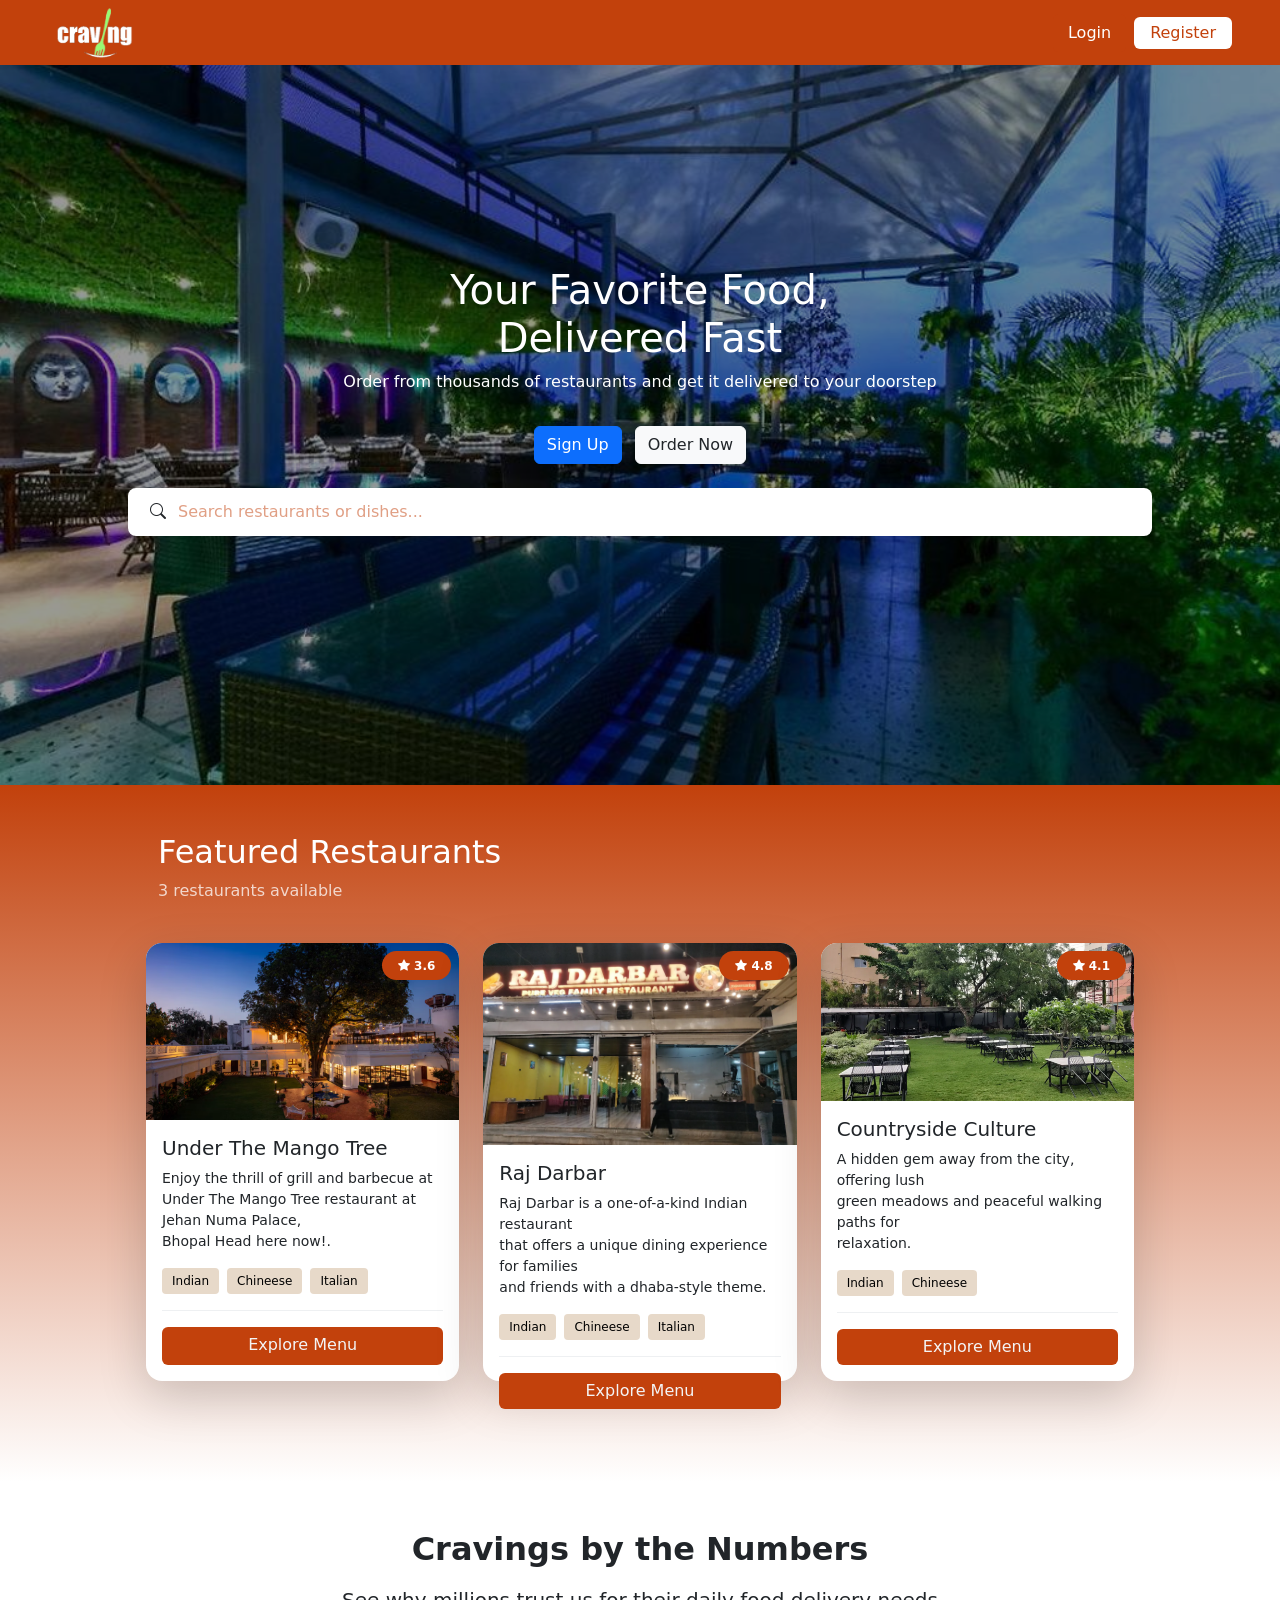
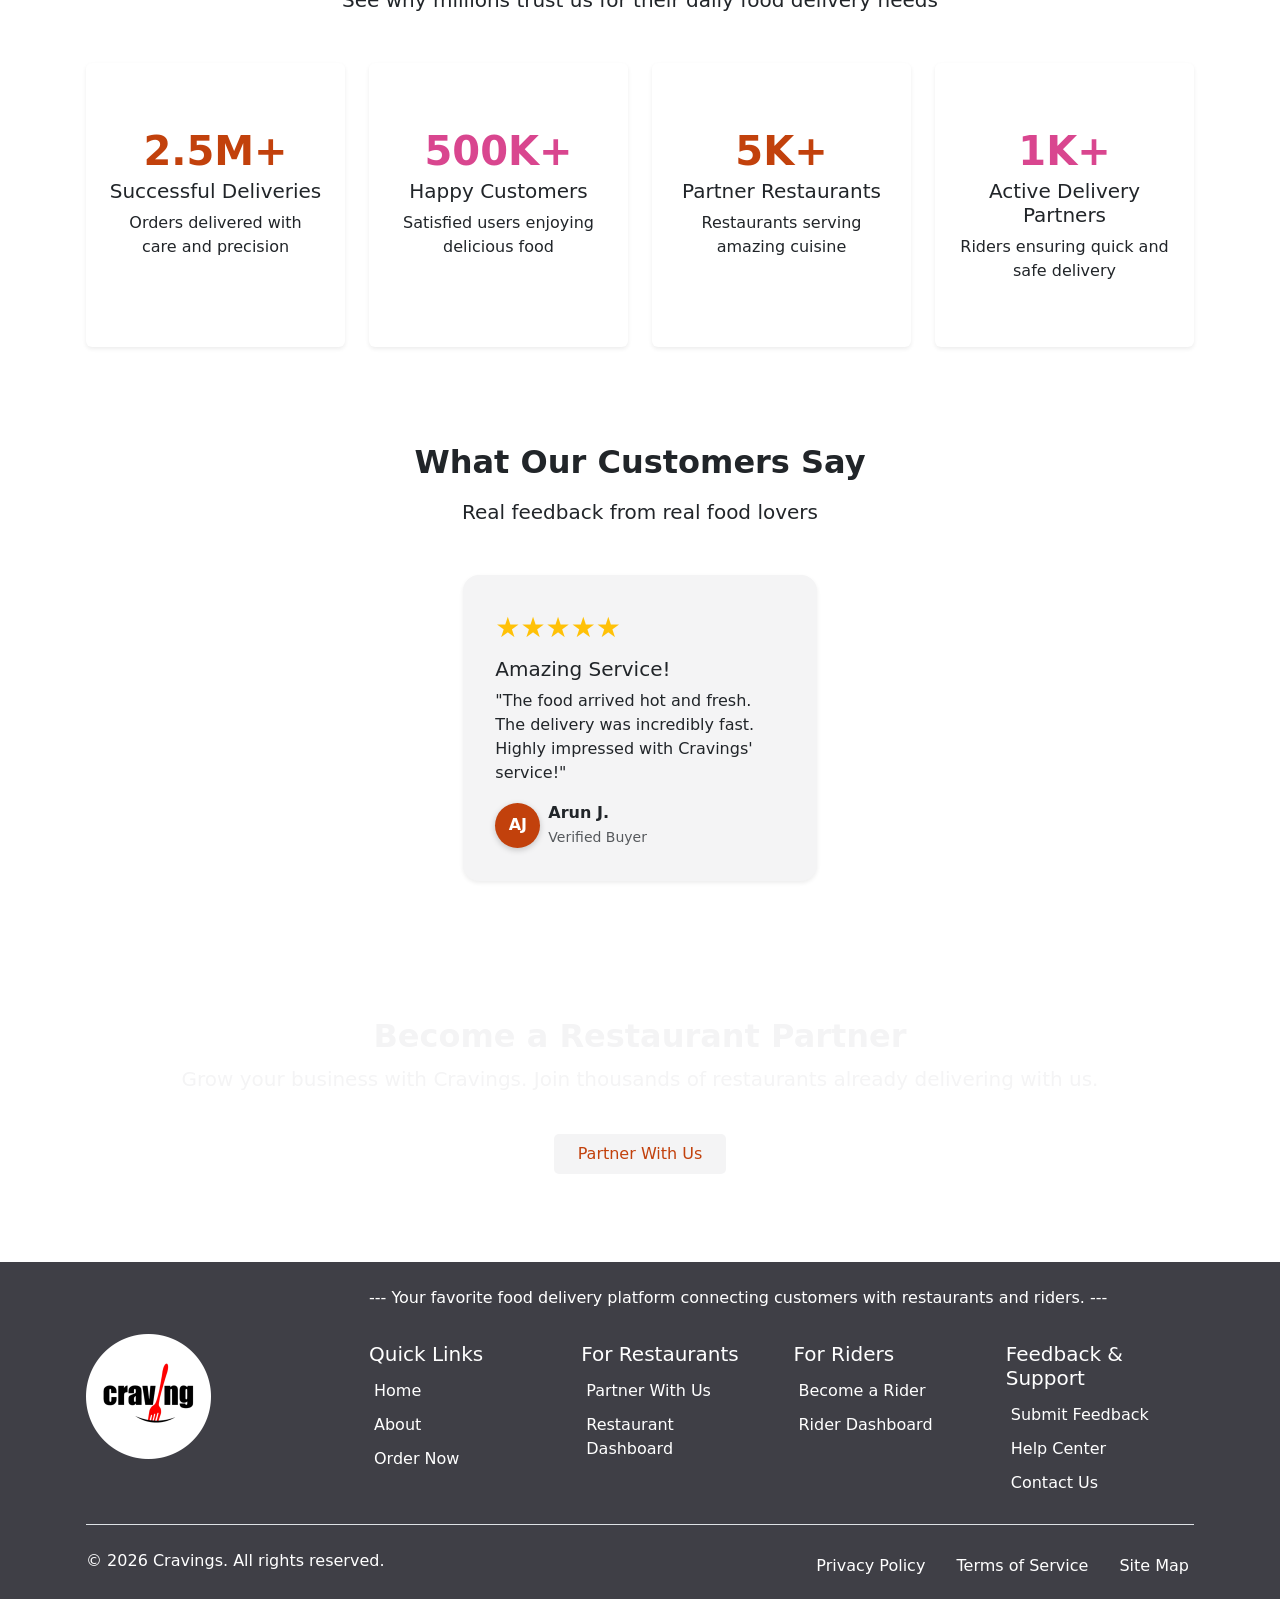
<file: index.html>
<!doctype html>
<html lang="en">
  <head>
    <meta charset="UTF-8" />
    <meta name="viewport" content="width=device-width, initial-scale=1" />
    <title>Cravings</title>
    <link
      href="https://cdn.jsdelivr.net/npm/bootstrap@5.3.2/dist/css/bootstrap.min.css"
      rel="stylesheet"
    />
    <link
      rel="stylesheet"
      href="https://cdn.jsdelivr.net/npm/bootstrap-icons@1.13.1/font/bootstrap-icons.min.css"
    />
    <link rel="stylesheet" href="style.css" />

     <link rel="icon" type="image/png" href="cravings2.png">
  </head>
  <body>
    <header
      id="navbar"
      class="d-flex justify-content-between align-items-center flex-wrap container-fluid px-5 py-1"
    >
      <div class="logoDiv ms-1">
        <a href="index.html">
          <img src="cravings1.png" alt="Logo" class="logo-img img-fluid" />
        </a>
      </div>

      <div class="d-flex gap-2 align-items-center mt-2 mt-md-0">
        <a href="login.html" class="login text-decoration-none">Login</a>
        <a
          href="register.html"
          class="register text-decoration-none py-1 px-3 text-center"
        >
          Register
        </a>
      </div>
    </header>

    <div
      id="wallpaper"
      class="position-relative overflow-hidden"
      style="height: 80vh"
    >
      <img
        src="images/bgImage2.png"
        class="d-block w-100 h-100 object-fit-cover dull-img"
        alt="Hero Image"
      />
      <div
        class="position-absolute top-0 start-0 w-100 h-100 d-flex flex-column justify-content-center align-items-center text-center text-white pb-5"
      >
        <h1>Your Favorite Food,<br />Delivered Fast</h1>
        <p>
          Order from thousands of restaurants and get it delivered to your
          doorstep
        </p>
        <div class="mt-3">
         <a href="register.html"> <button class="btn btn-primary me-2">Sign Up</button></a>

        <a href="ordernow.html" <button class="btn btn-light text-dark">Order Now</button></a>
        </div>
        <div class="search-bar-container mt-4 d-flex justify-content-center">
          <div
            class="search-inner d-flex align-items-center text-dark bg-white rounded px-3"
          >
            <i class="bi bi-search"></i>
            <input
              type="text"
              class="form-control border-0 shadow-none"
              placeholder="Search restaurants or dishes..."
            />
          </div>
        </div>
      </div>
    </div>

    <section id="imagecard" class="py-4 bg-dark">
      <div class="container px-3">
        <div class="text-center text-md-start mx-5 p-4">
          <h2 class="text-white mb-2">Featured Restaurants</h2>
          <p class="text-white opacity-75">3 restaurants available</p>
        </div>

        <div id="yellowbtn" class="row g-4 mx-5">
          <div class="col-12 col-sm-6 col-lg-4 d-flex">
            <div class="card shadow-lg border-0 position-relative rounded-4">
              <img
                src="./images/topViewRestr.avif"
                class="card-img-top rounded-top-4 img-fluid"
                alt="Raj Darbar"
              />
              <span
                class="position-absolute top-0 end-0 badge py-2 px-3 fw-bolder rounded-pill m-2"
              >
                <i class="bi bi-star-fill"></i> 3.6
              </span>
              <div class="card-body d-flex flex-column">
                <h5 class="card-title">Under The Mango Tree</h5>
                <p class="small">
                  Enjoy the thrill of grill and barbecue at Under The Mango Tree
                  restaurant at Jehan Numa Palace,<br />
                  Bhopal Head here now!.
                </p>
                <div class="d-flex gap-2 flex-wrap mb-3">
                  <button class="border-0 rounded-1">Indian</button>
                  <button class="border-0 rounded-1">Chineese</button>
                  <button class="border-0 rounded-1">Italian</button>
                </div>
                <div id="line" class="border-top opacity-50 mb-3"></div>
                <a href="#" class="btn btn-primary w-100 border-0 pb-2"
                  >Explore Menu</a
                >
              </div>
            </div>
          </div>
          <div class="col-12 col-sm-6 col-lg-4 d-flex">
            <div class="card shadow-lg border-0 position-relative rounded-4">
              <img
                src="./images/restraimg.webp"
                class="card-img-top rounded-top-4 img-fluid"
                alt="Raj Darbar"
              />
              <span
                class="position-absolute top-0 end-0 badge py-2 px-3 fw-bolder rounded-pill m-2"
              >
                <i class="bi bi-star-fill"></i> 4.8
              </span>
              <div class="card-body d-flex flex-column">
                <h5 class="card-title">Raj Darbar</h5>
                <p class="small flex-grow-1">
                  Raj Darbar is a one-of-a-kind Indian restaurant <br />
                  that offers a unique dining experience for families <br />
                  and friends with a dhaba-style theme.
                </p>
                <div class="d-flex gap-2 flex-wrap mb-2">
                  <button class="border-0 rounded-1">Indian</button>
                  <button class="border-0 rounded-1">Chineese</button>
                  <button class="border-0 rounded-1">Italian</button>
                </div>
                <div id="line" class="border-top my-2 opacity-50 pb-2"></div>
                <a href="#" class="btn btn-primary w-100 border-0"
                  >Explore Menu</a
                >
              </div>
            </div>
          </div>
          <div class="col-12 col-sm-6 col-lg-4 d-flex">
            <div class="card shadow-lg border-0 position-relative rounded-4">
              <img
                src="./images/seatingplaceImg.webp"
                class="card-img-top rounded-top-4 img-fluid"
                alt="Countryside Culture"
              />
              <span
                class="position-absolute top-0 end-0 badge py-2 px-3 fw-bolder rounded-pill m-2"
              >
                <i class="bi bi-star-fill"></i> 4.1
              </span>
              <div class="card-body d-flex flex-column">
                <h5 class="card-title">Countryside Culture</h5>
                <p class="small flex-grow-1">
                  A hidden gem away from the city, offering lush <br />
                  green meadows and peaceful walking paths for <br />
                  relaxation.
                </p>
                <div class="d-flex gap-2 flex-wrap mb-2">
                  <button class="border-0 rounded-1">Indian</button>
                  <button class="border-0 rounded-1">Chineese</button>
                </div>
                <div id="line" class="border-top my-2 opacity-50 pb-2"></div>
                <a href="#" class="btn btn-primary w-100 border-0"
                  >Explore Menu</a
                >
              </div>
            </div>
          </div>
        </div>
      </div>
    </section>

    <section class="section1">
      <div class="container py-5 rounded-4 w-100 w-md-75 px-3">
        <h2 class="text-center mb-3 fs-2 fw-bolder">Cravings by the Numbers</h2>
        <p class="text-center mb-5 fs-5">
          See why millions trust us for their daily food delivery needs
        </p>
        <div class="row g-4 justify-content-center border-0">
          <div class="col-12 col-sm-6 col-lg-3">
            <div class="card text-center shadow-sm h-100 bg-white border-0">
              <div class="card-body">
                <h3 class="card-title1 fs-1 fw-bolder mt-5">2.5M+</h3>
                <h5 class="card-subtitle mb-2">Successful Deliveries</h5>
                <p class="card-text">
                  Orders delivered with <br />care and precision
                </p>
              </div>
            </div>
          </div>
          <div class="col-12 col-sm-6 col-lg-3">
            <div class="card text-center shadow-sm h-100 bg-white border-0">
              <div class="card-body">
                <h3 class="coloring fs-1 fw-bolder mt-5">500K+</h3>
                <h5 class="card-subtitle mb-2">Happy Customers</h5>
                <p class="card-text">
                  Satisfied users enjoying <br />delicious food
                </p>
              </div>
            </div>
          </div>
          <div class="col-12 col-sm-6 col-lg-3">
            <div class="card text-center shadow-sm h-100 bg-white border-0">
              <div class="card-body">
                <h3
                  class="card-title1 fs-1 fw-bolder d-flex justify-content-center mt-5"
                >
                  5K+
                </h3>
                <h5 class="card-subtitle mb-2">Partner Restaurants</h5>
                <p class="card-text">
                  Restaurants serving <br />amazing cuisine
                </p>
              </div>
            </div>
          </div>
          <div class="col-12 col-sm-6 col-lg-3">
            <div
              class="card text-center shadow-sm h-100 bg-white py-5 border-0"
            >
              <div class="card-body">
                <h3 class="coloring fs-1 fw-bolder">1K+</h3>
                <h5 class="card-subtitle mb-2">Active Delivery Partners</h5>
                <p class="card-text">
                  Riders ensuring quick and <br />safe delivery
                </p>
              </div>
            </div>
          </div>
        </div>
      </div>
    </section>

    <section class="section2">
      <div class="container py-5 px-3">
        <h2 class="text-center mb-3 fs-2 fw-bolder">What Our Customers Say</h2>
        <p class="text-center mb-5 fs-5">Real feedback from real food lovers</p>
        <div id="startRating" class="row g-4 justify-content-center">
          <div class="col-12 col-sm-6 col-lg-4">
            <div class="card shadow-sm h-100 p-3 rounded-4 border-0">
              <div class="card-body text-start">
                <p class="text-warning fs-3 mb-2">★★★★★</p>
                <h5 class="card-title">Amazing Service!</h5>
                <p class="card-text">
                  "The food arrived hot and fresh. The delivery was incredibly
                  fast. Highly impressed with Cravings' service!"
                </p>
                <div class="d-flex align-items-center mt-3">
                  <div class="circle-avatar">AJ</div>
                  <div class="ms-2">
                    <p class="fw-bold mb-0">Arun J.</p>
                    <small class="text-muted">Verified Buyer</small>
                  </div>
                </div>
              </div>
            </div>
          </div>
        </div>
      </div>
    </section>

    <section id="beforefooter">
      <div
        class="d-flex justify-content-center h-100 align-items-center flex-column text-center mt-4 px-3 py-4"
      >
        <h2 class="fs-2 fw-bolder">Become a Restaurant Partner</h2>
        <p class="fs-5 w-100 col-12 col-md-8 col-lg-6">
          Grow your business with Cravings. Join thousands of restaurants
          already delivering with us.
        </p>
        <button type="submit" class="g-white mt-4 mb-4 px-4 py-2" id="withUs">
          Partner With Us
        </button>
      </div>
    </section>

    <footer class="footer text-white py-3">
      <div class="container px-3">
        <div class="row align-items-center mb-2">
          <div class="col-12 col-md-3 text-center text-md-start mb-3 mb-md-0">
            <img src="cravings2.png" alt="Logo" class="footer-logo img-fluid" />
          </div>
          <div class="col-12 col-md-9">
            <p class="footer-tagline mt-2 text-center text-md-start">
              --- Your favorite food delivery platform connecting customers with
              restaurants and riders. ---
            </p>
            <div class="row mt-1">
              <div class="col-6 col-md-3 mt-3">
                <h5>Quick Links</h5>
                <ul class="list-unstyled">
                  <li><a href="index.html" class="footer-link">Home</a></li>
                  <li><a href="about.html" class="footer-link">About</a></li>
                  <li>
                    <a href="ordernow.html" class="footer-link">Order Now</a>
                  </li>
                </ul>
              </div>
              <div class="col-6 col-md-3 mt-3">
                <h5>For Restaurants</h5>
                <ul class="list-unstyled">
                  <li>
                    <a href="partner-with-us.html" class="footer-link"
                      >Partner With Us</a
                    >
                  </li>
                  <li>
                    <a href="restaurantdashboard.html" class="footer-link"
                      >Restaurant Dashboard</a
                    >
                  </li>
                </ul>
              </div>
              <div class="col-6 col-md-3 mt-3">
                <h5>For Riders</h5>
                <ul class="list-unstyled">
                  <li>
                    <a href="become-a-rider.html" class="footer-link"
                      >Become a Rider</a
                    >
                  </li>
                  <li>
                    <a href="riderdashboard.html" class="footer-link"
                      >Rider Dashboard</a
                    >
                  </li>
                </ul>
              </div>
              <div class="col-6 col-md-3 mt-3">
                <h5>Feedback & Support</h5>
                <ul class="list-unstyled">
                  <li>
                    <a href="feedback.html" class="footer-link"
                      >Submit Feedback</a
                    >
                  </li>
                  <li>
                    <a href="help-center.html" class="footer-link"
                      >Help Center</a
                    >
                  </li>
                  <li>
                    <a href="contact.html" class="footer-link">Contact Us</a>
                  </li>
                </ul>
              </div>
            </div>
          </div>
        </div>
        <div class="border-bottom w-100 mb-4"></div>
        <div class="row text-center text-md-start">
          <div class="col-12 col-md-6 mb-2 mb-md-0">
            <p class="mb-0">© 2026 Cravings. All rights reserved.</p>
          </div>
          <div class="col-12 col-md-6 text-center text-md-end">
            <a href="privacy-policy.html" class="footer-link me-3"
              >Privacy Policy</a
            >
            <a href="./terms-of-servise.html" class="footer-link me-3"
              >Terms of Service</a
            >
            <a href="sitemap.html" class="footer-link">Site Map</a>
          </div>
        </div>
      </div>
    </footer>

    <script src="https://cdn.jsdelivr.net/npm/bootstrap@5.3.2/dist/js/bootstrap.bundle.min.js"></script>
  </body>
</html>
</file>
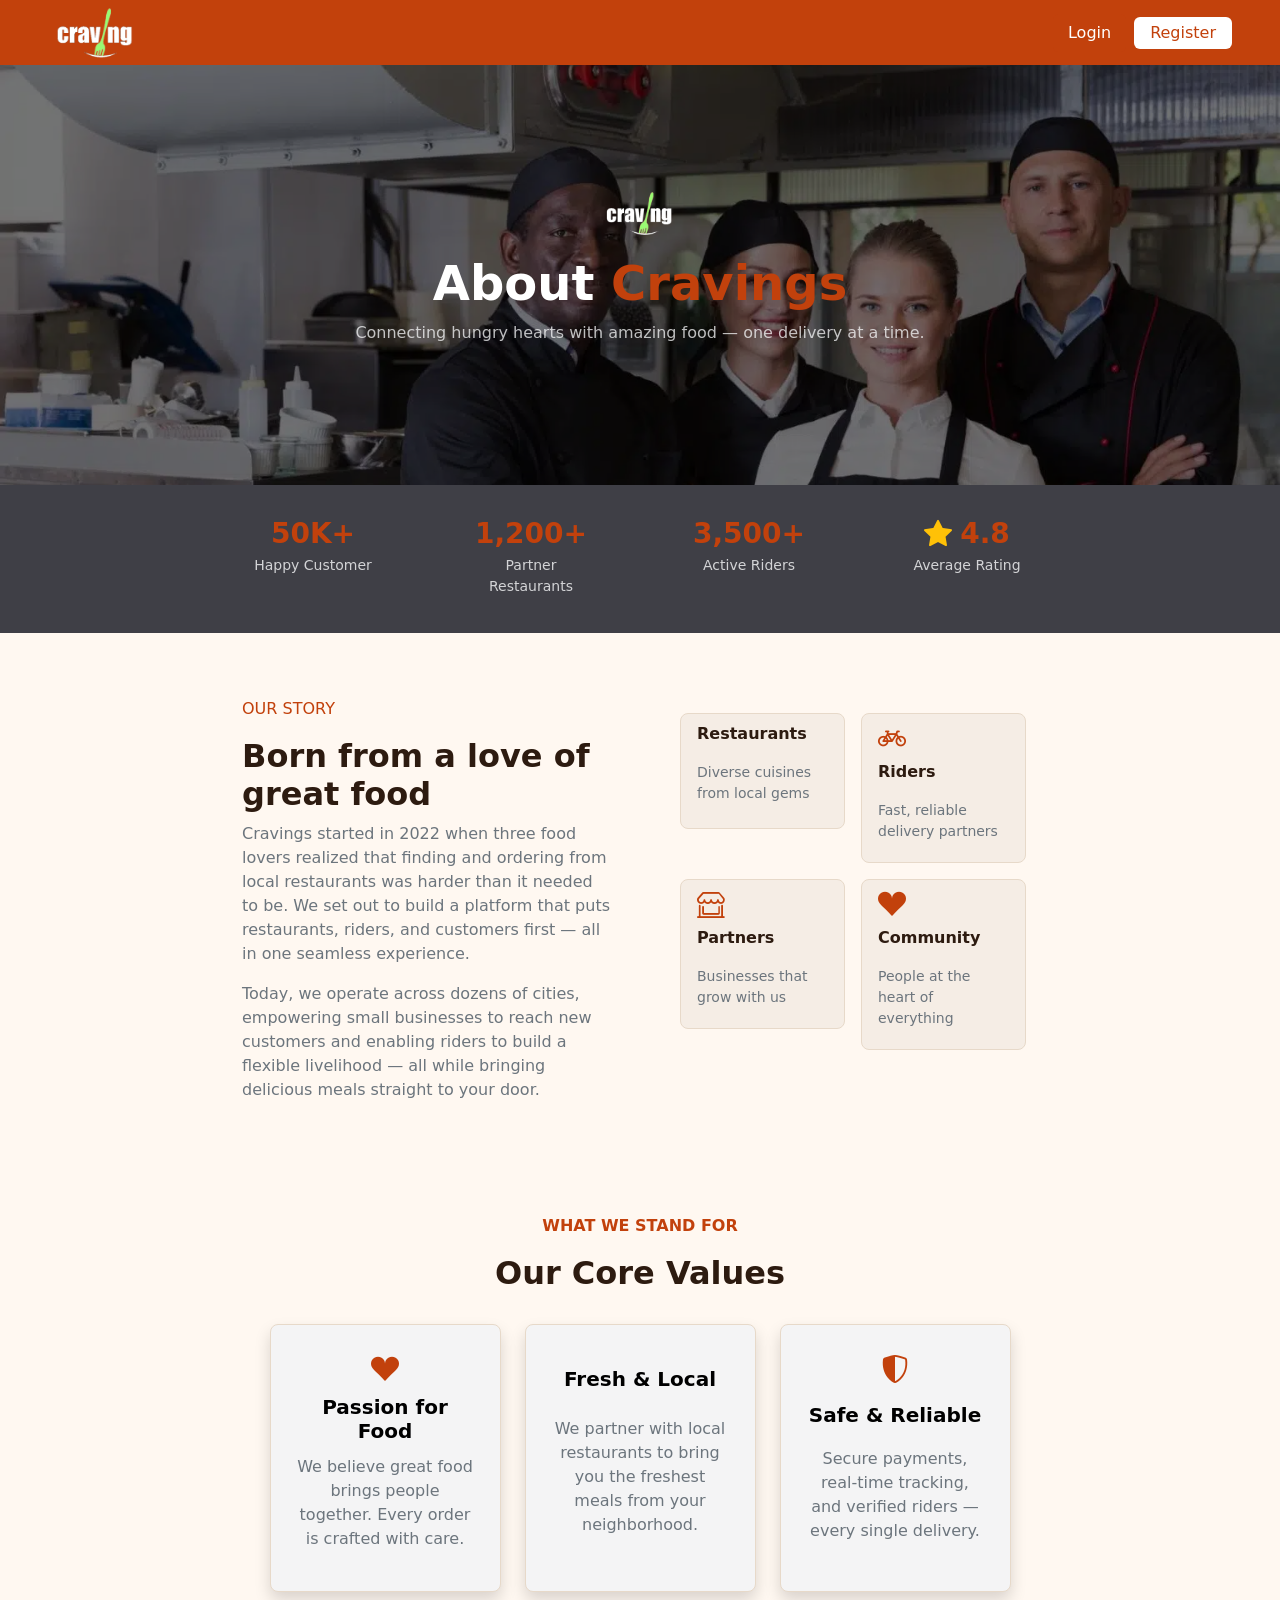
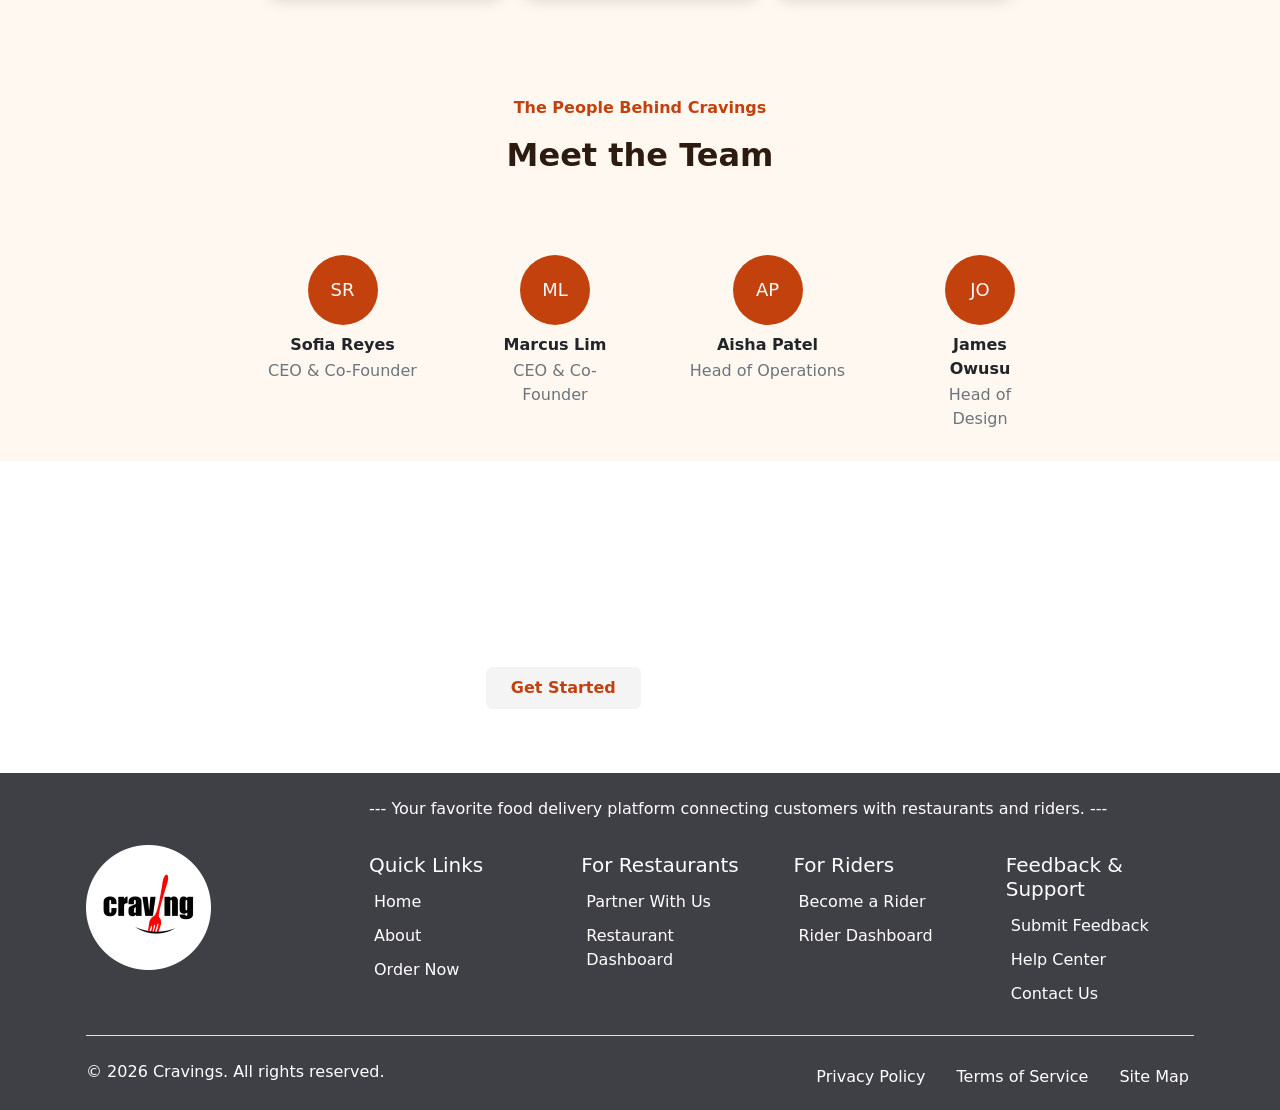
<file: about.html>
<!doctype html>
<html lang="en">
  <head>
    <meta charset="UTF-8" />
    <meta name="viewport" content="width=device-width, initial-scale=1" />
    <title>Cravings</title>
    <!-- Bootstrap CSS -->
    <link
      href="https://cdn.jsdelivr.net/npm/bootstrap@5.3.2/dist/css/bootstrap.min.css"
      rel="stylesheet"
    />
    <link
      rel="stylesheet"
      href="https://cdn.jsdelivr.net/npm/bootstrap-icons@1.13.1/font/bootstrap-icons.min.css"
    />
    <!-- External CSS -->
    <link rel="stylesheet" href="style.css" />
  </head>
  <body>
    <!-- Header -->
    <header
      id="navbar"
      class="d-flex justify-content-between align-items-center flex-wrap container-fluid px-5 py-1"
    >
      <!-- Logo -->
      <div class="logoDiv ms-1">
        <a href="index.html">
          <img src="cravings1.png" alt="Logo" class="logo-img img-fluid" />
        </a>
      </div>

      <!-- Buttons aligned right -->
      <div class="d-flex gap-2 align-items-center mt-2 mt-md-0">
        <a href="login.html" class="login text-decoration-none">Login</a>
        <a
          href="register.html"
          class="register text-decoration-none py-1 px-3 text-center"
        >
          Register
        </a>
      </div>
    </header>
    <main>
      <!-- Hero section -->
      <section>
        <div class="about-hersection">
          <div class="about-login-bg">
            <img
              src="./images/aboutPage.png"
              class="object-fit-cover about-dull-img"
            />
          </div>
          <div
            class="about-herocontent position-absolute d-grid w-50 justify-content-center text-center gap-2"
          >
            <div>
              <img src="cravings1.png" alt="Logo" />
            </div>
            <div>
              <h1 class="display-5 text-white fw-bold">
                About <span>Cravings</span>
              </h1>
              <p class="text-light opacity-75">
                Connecting hungry hearts with amazing food — one delivery at a
                time.
              </p>
            </div>
          </div>
        </div>
      </section>
      <!-- rating section -->
      <section class="about-rating px-3 pt-3 pb-2 border-0">
        <!-- Cards -->
        <div class="about-records container my-1">
          <div class="row mx-5 d-flex justify-content-center">
            <!-- Card 1 -->
            <div class="col-12 col-sm-6 mx-4 col-md-4 col-lg-2">
              <div class="d-grid py-2 px-2 text-center justify-items-center">
                <p class="fs-3 fw-bolder core-values m-0">50K+</p>
                <p class="text-light rating-des">Happy Customer</p>
              </div>
            </div>
            <!-- Card 2 -->
            <div class="col-12 col-sm-6 mx-4 col-md-4 col-lg-2">
              <div class="d-grid px-2 py-2 text-center justify-items-center">
                <p class="fs-3 fw-bolder core-values m-0">1,200+</p>
                <p class="text-light rating-des">Partner Restaurants</p>
              </div>
            </div>
            <!-- Card 3 -->
            <div class="col-12 col-sm-6 mx-4 col-md-4 col-lg-2">
              <div class="d-grid px-2 py-2 text-center justify-items-center">
                <p class="fs-3 fw-bolder core-values m-0">3,500+</p>
                <p class="text-light rating-des">Active Riders</p>
              </div>
            </div>
            <!-- Card 4 -->
            <div class="col-12 col-sm-6 mx-4 col-md-4 col-lg-2">
              <div class="d-grid px-2 py-2 text-center justify-items-center">
                <div class="d-flex justify-content-center gap-2">
                  <i class="bi bi-star-fill text-warning fs-3"></i>
                  <p class="fs-3 fw-bolder core-values m-0">4.8</p>
                </div>
                <p class="text-light rating-des">Average Rating</p>
              </div>
            </div>
          </div>
        </div>
      </section>
      <!-- Our Story -->
      <section class="our-story d-flex justify-content-center">
        <div class="container px-lg-5 px-md-1 m-lg-5 m-0 m-md-0">
          <div
            class="row mx-lg-5 mx-0 mx-md-0 px-lg-5 px-md-0 d-flex justify-content-center"
          >
            <div class="col-12 col-lg-6">
              <p class="core-values px-3 mb-3 mt-3 text-uppercase">Our story</p>
              <div class="px-3">
                <h2>Born from a love of great food</h2>
                <p class="text-secondary">
                  Cravings started in 2022 when three food lovers realized that
                  finding and ordering from local restaurants was harder than it
                  needed to be. We set out to build a platform that puts
                  restaurants, riders, and customers first — all in one seamless
                  experience.
                </p>
                <p class="text-secondary">
                  Today, we operate across dozens of cities, empowering small
                  businesses to reach new customers and enabling riders to build
                  a flexible livelihood — all while bringing delicious meals
                  straight to your door.
                </p>
              </div>
            </div>
            <div class="col-12 col-lg-6 px-1 mt-4">
              <div class="px-3">
                <div class="row px-lg-4 px-md-1">
                  <!-- Card 1 -->
                  <div class="col-12 col-lg-6 py-2 px-2">
                    <div class="px-3 py-2 our-facility rounded-3">
                      <i class="bi bi-fork-knife fs-3"></i>
                      <p class="fw-bold">Restaurants</p>
                      <p class="text-secondary our-story-description">
                        Diverse cuisines from local gems
                      </p>
                    </div>
                  </div>
                  <!-- Card 2 -->
                  <div class="col-12 col-lg-6 py-2 px-2">
                    <div class="px-3 py-1 our-facility rounded-3">
                      <i class="bi bi-bicycle fs-3"></i>
                      <p class="fw-bold">Riders</p>
                      <p class="text-secondary our-story-description">
                        Fast, reliable delivery partners
                      </p>
                    </div>
                  </div>
                  <!-- Card 3 -->
                  <div class="col-12 col-lg-6 py-2 px-2">
                    <div class="px-3 py-1 our-facility rounded-3">
                      <i class="bi bi-shop-window fs-3"></i>
                      <p class="fw-bold">Partners</p>
                      <p class="text-secondary our-story-description">
                        Businesses that grow with us
                      </p>
                    </div>
                  </div>
                  <!-- Card 4 -->
                  <div class="col-12 col-lg-6 py-2 px-2">
                    <div class="px-3 py-1 our-facility rounded-3">
                      <i class="bi bi-suit-heart-fill fs-3"></i>
                      <p class="fw-bold">Community</p>
                      <p class="text-secondary our-story-description">
                        People at the heart of everything
                      </p>
                    </div>
                  </div>
                </div>
              </div>
            </div>
          </div>
        </div>
      </section>
      <!-- Our Core Values -->
      <section class="details pt-5 pb-2" id="about-details">
        <!-- Heading -->
        <div class="trust text-center">
          <p class="core-values fw-semibold">WHAT WE STAND FOR</p>
          <h2 class="about-trust-content fw-bolder">Our Core Values</h2>
        </div>

        <!-- Cards -->
        <div class="records container">
          <div
            class="row mb-5 mt-2 g-4 mx-sm-0 mx-lg-5 mx-md-0 d-flex justify-content-center"
          >
            <!-- Card 1 -->
            <div class="col-12 col-sm-5 col-md-6 col-lg-3">
              <div
                class="about-record-cards d-grid place-items-center text-center gap-1 p-4 shadow rounded-3 h-100"
              >
                <i class="bi bi-suit-heart-fill fs-3 core-values"></i>
                <h3 class="fs-5 fw-semibold text-black">Passion for Food</h3>
                <p class="about-trust-description text-secondary">
                  We believe great food brings people together. Every order is
                  crafted with care.
                </p>
              </div>
            </div>

            <!-- Card 2 -->
            <div class="col-12 col-sm-5 col-md-6 col-lg-3">
              <div
                class="about-record-cards d-grid place-items-center text-center gap-1 p-4 shadow rounded-3 h-100"
              >
                <i class="bi bi-leaf-fill fs-3 core-values"></i>
                <h3 class="fs-5 fw-semibold text-black">Fresh & Local</h3>
                <p class="about-trust-description text-secondary">
                  We partner with local restaurants to bring you the freshest
                  meals from your neighborhood.
                </p>
              </div>
            </div>

            <!-- Card 3 -->
            <div class="col-12 col-sm-5 col-md-6 col-lg-3">
              <div
                class="about-record-cards d-grid place-items-center text-center gap-1 p-4 shadow rounded-3 h-100"
              >
                <i class="bi bi-shield-shaded fs-3 core-values"></i>
                <h3 class="fs-5 fw-semibold text-black">Safe & Reliable</h3>
                <p class="about-trust-description text-secondary">
                  Secure payments, real-time tracking, and verified riders —
                  every single delivery.
                </p>
              </div>
            </div>
          </div>
        </div>
      </section>
      <!-- Meet the team -->
      <section class="details pt-5 pb-1">
        <!-- Heading -->
        <div class="trust text-center">
          <p class="core-values fw-semibold">The People Behind Cravings</p>
          <h2 class="about-trust-content fw-bolder">Meet the Team</h2>
        </div>

        <!-- Cards -->
        <div class="about-records1 container">
          <div class="row mt-5 mb-3 g-4 mx-5 d-flex justify-content-center">
            <!-- Card 1 -->
            <div class="col-12 col-sm-6 col-md-4 col-lg-3">
              <div class="d-grid px-3 py-2 text-center justify-items-center">
                <div class="d-flex justify-content-center">
                  <h3
                    class="team-profile rounded-circle justify-content-center text-light d-flex align-items-center"
                  >
                    SR
                  </h3>
                </div>
                <div>
                  <p class="fw-bold">Sofia Reyes</p>
                  <p class="text-secondary">CEO & Co-Founder</p>
                </div>
              </div>
            </div>

            <!-- Card 2 -->
            <div class="col-12 col-sm-6 col-md-4 col-lg-2">
              <div class="d-grid px-3 py-2 text-center justify-items-center">
                <div class="d-flex justify-content-center">
                  <h3
                    class="team-profile rounded-circle justify-content-center text-light d-flex align-items-center"
                  >
                    ML
                  </h3>
                </div>
                <div>
                  <p class="fw-bold">Marcus Lim</p>
                  <p class="text-secondary">CEO & Co-Founder</p>
                </div>
              </div>
            </div>

            <!-- Card 3 -->
            <div class="col-12 col-sm-6 col-md-4 col-lg-3">
              <div class="d-grid px-3 py-2 text-center justify-items-center">
                <div class="d-flex justify-content-center">
                  <h3
                    class="team-profile rounded-circle justify-content-center text-light d-flex align-items-center"
                  >
                    AP
                  </h3>
                </div>
                <div>
                  <p class="fw-bold">Aisha Patel</p>
                  <p class="text-secondary">Head of Operations</p>
                </div>
              </div>
            </div>

            <!-- Card 4 -->
            <div class="col-12 col-sm-6 col-md-4 col-lg-2">
              <div
                class="d-grid px-3 mx-1 py-2 text-center justify-items-center"
              >
                <div class="d-flex justify-content-center">
                  <h3
                    class="team-profile rounded-circle justify-content-center text-light d-flex align-items-center"
                  >
                    JO
                  </h3>
                </div>
                <div>
                  <p class="fw-bold texs">James Owusu</p>
                  <p class="text-secondary">Head of Design</p>
                </div>
              </div>
            </div>
          </div>
        </div>
      </section>
      <!-- Become a partner -->
      <section class="partner py-5">
        <div class="partner-div d-grid gap-3 justify-content-center my-3">
          <h2 class="text-center fw-bold fs-2">
            Ready to satisfy your cravings?
          </h2>
          <p class="fs-6 partner-para text-center">
            Join thousands of happy customers ordering their favourite <br />
            meals every day.
          </p>
          <div class="d-flex justify-content-center gap-3 flex-wrap">
            <a href="" class="btn px-4 py-2" id="about-get-started"
              >Get Started</a
            >
            <a
              href="./contact.html"
              class="btn px-4 py-2 text-white"
              id="about-contact"
              >Contact Us</a
            >
          </div>
        </div>
      </section>
    </main>
    <footer class="footer text-white py-3">
      <div class="container px-3">
        <div class="row align-items-center mb-2">
          <div class="col-12 col-md-3 text-center text-md-start mb-3 mb-md-0">
            <img
              src="cravings2.png"
              alt="Logo"
              class="footer-logo img-fluid"
            />
          </div>

          <div class="col-12 col-md-9">
            <p class="footer-tagline mt-2 text-center text-md-start">
              --- Your favorite food delivery platform connecting customers with
              restaurants and riders. ---
            </p>

            <div class="row mt-1">
              <div class="col-6 col-md-3 mt-3">
                <h5>Quick Links</h5>
                <ul class="list-unstyled">
                  <li><a href="index.html" class="footer-link">Home</a></li>
                  <li><a href="about.html" class="footer-link">About</a></li>
                  <li>
                    <a href="ordernow.html" class="footer-link">Order Now</a>
                  </li>
                </ul>
              </div>

              <div class="col-6 col-md-3 mt-3">
                <h5>For Restaurants</h5>
                <ul class="list-unstyled">
                  <li>
                    <a href="partner-with-us.html" class="footer-link"
                      >Partner With Us</a
                    >
                  </li>
                  <li>
                    <a href="restaurantdashboard.html" class="footer-link"
                      >Restaurant Dashboard</a
                    >
                  </li>
                </ul>
              </div>

              <div class="col-6 col-md-3 mt-3">
                <h5>For Riders</h5>
                <ul class="list-unstyled">
                  <li>
                    <a href="become-a-rider.html" class="footer-link"
                      >Become a Rider</a
                    >
                  </li>
                  <li>
                    <a href="riderdashboard.html" class="footer-link"
                      >Rider Dashboard</a
                    >
                  </li>
                </ul>
              </div>

              <div class="col-6 col-md-3 mt-3">
                <h5>Feedback & Support</h5>
                <ul class="list-unstyled">
                  <li>
                    <a href="feedback.html" class="footer-link"
                      >Submit Feedback</a
                    >
                  </li>
                  <li>
                    <a href="help-center.html" class="footer-link"
                      >Help Center</a
                    >
                  </li>
                  <li>
                    <a href="contact.html" class="footer-link">Contact Us</a>
                  </li>
                </ul>
              </div>
            </div>
          </div>
        </div>

        <div class="border-bottom w-100 mb-4"></div>

        <div class="row text-center text-md-start">
          <div class="col-12 col-md-6 mb-2 mb-md-0">
            <p class="mb-0">© 2026 Cravings. All rights reserved.</p>
          </div>

          <div class="col-12 col-md-6 text-center text-md-end">
            <a href="privacy-policy.html" class="footer-link me-3"
              >Privacy Policy</a
            >
            <a href="./terms-of-servise.html" class="footer-link me-3"
              >Terms of Service</a
            >
            <a href="sitemap.html" class="footer-link">Site Map</a>
          </div>
        </div>
      </div>
    </footer>

    <!-- Bootstrap JS -->
    <script src="https://cdn.jsdelivr.net/npm/bootstrap@5.3.2/dist/js/bootstrap.bundle.min.js"></script>
  </body>
</html>
</file>
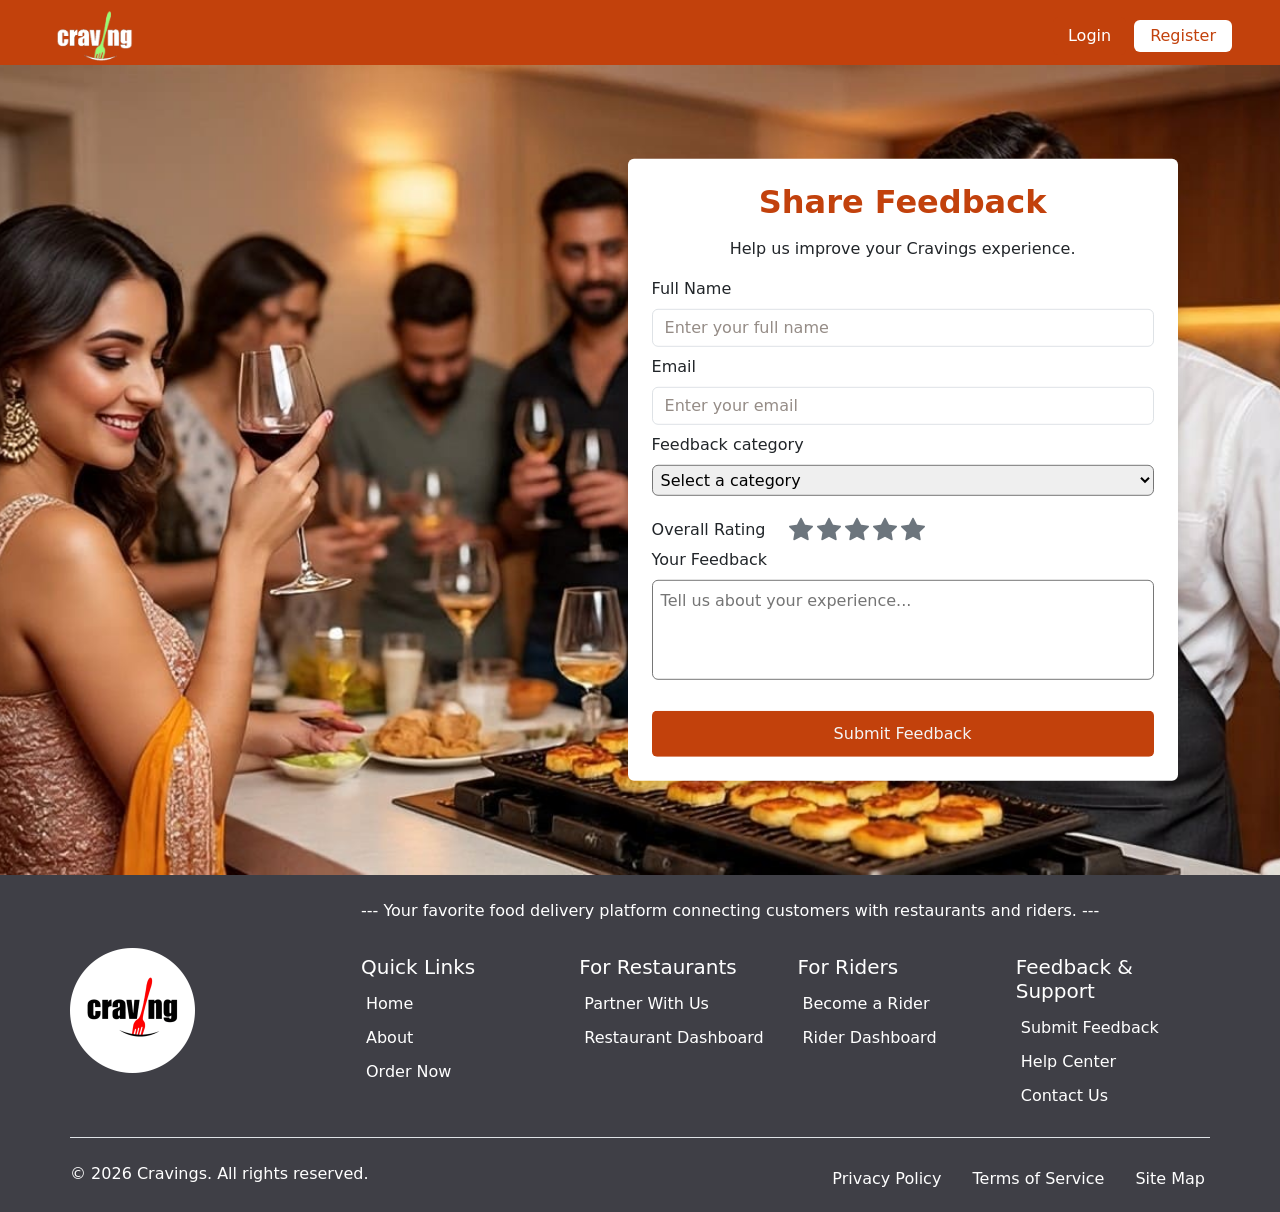
<file: feedback.html>
<!doctype html>
<html lang="en">
  <head>
    <meta charset="UTF-8" />
    <meta name="viewport" content="width=device-width, initial-scale=1.0" />
    <title>Cravings</title>
    <!-- Bootstrap CSS -->
    <link
      href="https://cdn.jsdelivr.net/npm/bootstrap@5.3.2/dist/css/bootstrap.min.css"
      rel="stylesheet"
    />
    <link
      rel="stylesheet"
      href="https://cdn.jsdelivr.net/npm/bootstrap-icons@1.13.1/font/bootstrap-icons.min.css"
    />
    <!-- External CSS -->
    <link rel="stylesheet" href="style.css" />

     <link rel="icon" type="image/png" href="cravings2.png">
  </head>

  <body>
    <!-- Header -->
    <header
      id="navbar"
      class="sticky-top d-flex justify-content-between align-items-center flex-wrap container-fluid px-5 py-2"
    >
      <!-- Logo -->
      <div class="logoDiv ms-1">
        <a href="index.html">
          <img src="cravings1.png" alt="Logo" class="logo-img img-fluid" />
        </a>
      </div>

      <!-- Buttons aligned right -->
      <div class="d-flex gap-2 align-items-center mt-2 mt-md-0">
        <a href="login.html" class="login text-decoration-none">Login</a>
        <a
          href="register.html"
          class="register text-decoration-none py-1 px-3 text-center"
        >
          Register
        </a>
      </div>
    </header>

    <!-- Hero Section -->
    <div class="hero-section position-relative">
      <img src="./images/FeedbackPage.jpeg" alt="foodTable" />

      <!-- Forms -->
      <div class="formss p-3 p-md-4 bg-white rounded shadow">
        <h2 class="text-center mb-3" id="wb">Share Feedback</h2>
        <p class="text-center">Help us improve your Cravings experience.</p>

        <form action="feedback.html">
          <div class="mb-3 w-100 d-grid gap-2 mt-3 fw-medium">
            <div class="d-grid gap-2">
              <label for="name">Full Name</label>
              <input
                type="text"
                class="form-control custom-input"
                placeholder="Enter your full name"
                required
              />
            </div>
            <div class="d-grid gap-2">
              <label for="email">Email</label>
              <input
                type="email"
                class="form-control custom-input"
                placeholder="Enter your email"
                required
              />
            </div>
            <div class="d-grid gap-2">
              <label for="feedback">Feedback category</label>
              <select class="p-1 rounded">
                <option value="category">Select a category</option>
                <option value="category">Food Quality</option>
                <option value="category">Delivery Experience</option>
                <option value="category">App & Website</option>
                <option value="category">Customer Support</option>
                <option value="category">Pricing & Value</option>
              </select>
            </div>
          </div>
          <div class="d-flex fw-medium gap-4 align-items-center">
            <span>Overall Rating </span>
            <small class="fs-4 d-flex gap-1 text-secondary"
              ><i class="bi bi-star-fill"></i><i class="bi bi-star-fill"></i
              ><i class="bi bi-star-fill"></i><i class="bi bi-star-fill"></i
              ><i class="bi bi-star-fill"></i
            ></small>
          </div>
          <label for="feedback" class="fw-medium border-0 pb-2">Your Feedback</label>
          <textarea
            name="textarea"
            class="w-100 rounded p-2 mb-4"
            placeholder="Tell us about your experience..."
          ></textarea>
          <button type="submit" class="regis btn w-100">Submit Feedback</button>
        </form>
      </div>
    </div>

    <!-- Footer -->
    <footer class="footer text-white py-3">
      <div class="container px-3 px-md-0">
        <div class="row align-items-center mb-2 text-center text-md-start">
          <div class="col-12 col-md-3 mb-3 mb-md-0">
            <img
              src="cravings2.png"
              alt="Logo"
              class="footer-logo img-fluid"
            />
          </div>

          <div class="col-12 col-md-9">
            <p class="footer-tagline mt-2">
              --- Your favorite food delivery platform connecting customers with
              restaurants and riders. ---
            </p>

            <div class="row mt-1">
              <div class="col-6 col-md-3 mt-3">
                <h5>Quick Links</h5>
                <ul class="list-unstyled">
                  <li><a href="index.html" class="footer-link">Home</a></li>
                  <li><a href="about.html" class="footer-link">About</a></li>
                  <li>
                    <a href="ordernow.html" class="footer-link">Order Now</a>
                  </li>
                </ul>
              </div>

              <div class="col-6 col-md-3 mt-3">
                <h5>For Restaurants</h5>
                <ul class="list-unstyled">
                  <li>
                    <a href="partner-with-us.html" class="footer-link"
                      >Partner With Us</a
                    >
                  </li>
                  <li>
                    <a href="restaurantdashboard.html" class="footer-link"
                      >Restaurant Dashboard</a
                    >
                  </li>
                </ul>
              </div>

              <div class="col-6 col-md-3 mt-3">
                <h5>For Riders</h5>
                <ul class="list-unstyled">
                  <li>
                    <a href="become-a-rider.html" class="footer-link"
                      >Become a Rider</a
                    >
                  </li>
                  <li>
                    <a href="riderdashboard.html" class="footer-link"
                      >Rider Dashboard</a
                    >
                  </li>
                </ul>
              </div>

              <div class="col-6 col-md-3 mt-3">
                <h5>Feedback & Support</h5>
                <ul class="list-unstyled">
                  <li>
                    <a href="feedback.html" class="footer-link"
                      >Submit Feedback</a
                    >
                  </li>
                  <li>
                    <a href="help-center.html" class="footer-link"
                      >Help Center</a
                    >
                  </li>
                  <li>
                    <a href="contact.html" class="footer-link">Contact Us</a>
                  </li>
                </ul>
              </div>
            </div>
          </div>
        </div>

        <div class="border-bottom w-100 mb-4"></div>

        <div class="row text-center text-md-start">
          <div class="col-12 col-md-6 mb-2 mb-md-0">
            <p class="mb-0">© 2026 Cravings. All rights reserved.</p>
          </div>

          <div class="col-12 col-md-6 text-md-end">
            <a href="privacy-policy.html" class="footer-link me-2 me-md-3"
              >Privacy Policy</a
            >
            <a href="./terms-of-servise.html" class="footer-link me-2 me-md-3"
              >Terms of Service</a
            >
            <a href="sitemap.html" class="footer-link">Site Map</a>
          </div>
        </div>
      </div>
    </footer>

    <!-- Bootstrap JS -->
    <script src="https://cdn.jsdelivr.net/npm/bootstrap@5.3.2/dist/js/bootstrap.bundle.min.js"></script>
  </body>
</html>
</file>
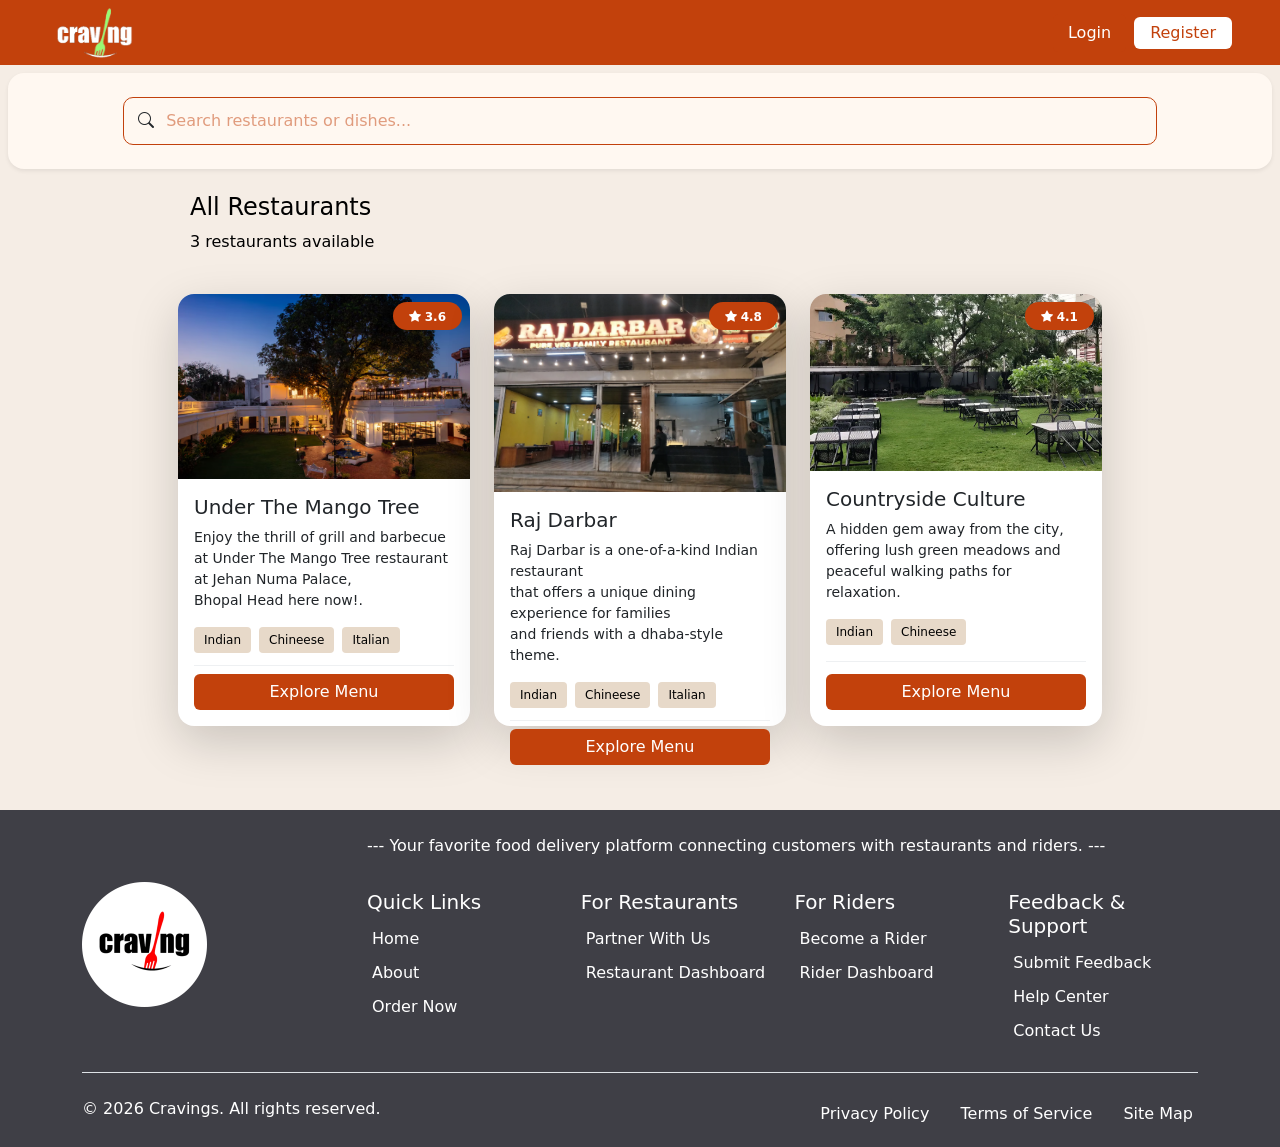
<file: ordernow.html>
<!doctype html>
<html lang="en">
  <head>
    <meta charset="UTF-8" />
    <meta name="viewport" content="width=device-width, initial-scale=1.0" />
    <title>Cravings</title>
    <!-- Bootstrap CSS -->
    <link
      href="https://cdn.jsdelivr.net/npm/bootstrap@5.3.2/dist/css/bootstrap.min.css"
      rel="stylesheet"
    />
    <link
      rel="stylesheet"
      href="https://cdn.jsdelivr.net/npm/bootstrap-icons@1.13.1/font/bootstrap-icons.min.css"
    />
    <!-- External CSS -->
    <link rel="stylesheet" href="style.css" />

     <link rel="icon" type="image/png" href="cravings2.png">
  </head>
  <body>
    <!-- Header -->
    <header
      id="navbar"
      class="d-flex justify-content-between align-items-center flex-wrap container-fluid px-5 py-1"
    >
      <!-- Logo -->
      <div class="logoDiv ms-1">
        <a href="index.html">
          <img src="cravings1.png" alt="Logo" class="logo-img img-fluid" />
        </a>
      </div>

      <!-- Buttons aligned right -->
      <div class="d-flex gap-2 align-items-center mt-2 mt-md-0">
        <a href="login.html" class="login text-decoration-none">Login</a>
        <a
          href="register.html"
          class="register text-decoration-none py-1 px-3 text-center"
        >
          Register
        </a>
      </div>
    </header>

    <!-- Hero Section -->
    <section id="restraCard" class="py-2">
      <!-- input section -->
      <div
        id="restra-Div"
        class="mx-2 shadow-sm d-flex align-items-center justify-content-center rounded-4 p-4"
      >
        <div class="containerNav d-flex justify-content-center align-items-center">
          <div class="search-inner d-flex align-items-center">
            <i class="bi bi-search"></i>
            <input
              type="text"
              class="form-control border-0 shadow-none"
              placeholder="Search restaurants or dishes..."
            />
          </div>
        </div>
      </div>
      <div class="container px-5">
        <!-- Heading -->
        <div class="text-center text-md-start mx-5 p-4">
          <h4 class="text-black mb-2">All Restaurants</h4>
          <p class="text-black">3 restaurants available</p>
        </div>

        <!-- Cards -->
        <div id="yellowbtn" class="row g-4 mx-5">
          <!-- Card 1 -->
          <div class="col-12 col-sm-6 col-lg-4 d-flex">
            <div class="card shadow-lg border-0 position-relative rounded-4">
              <img
                src="./images/topViewRestr.avif"
                class="card-img-top rounded-top-4 img-fluid"
                alt="Raj Darbar"
              />

              <span
                class="position-absolute top-0 end-0 badge py-2 px-3 fw-bolder rounded-pill m-2"
              >
                <i class="bi bi-star-fill"></i> 3.6
              </span>

              <div class="card-body d-flex flex-column">
                <h5 class="card-title">Under The Mango Tree</h5>
                <p class="small">
                  Enjoy the thrill of grill and barbecue at Under The Mango Tree
                  restaurant at Jehan Numa Palace,<br />
                  Bhopal Head here now!.
                </p>

                <div class="d-flex gap-2 flex-wrap pb-2">
                  <button class="border-0 rounded-1">Indian</button>
                  <button class="border-0 rounded-1">Chineese</button>
                  <button class="border-0 rounded-1">Italian</button>
                </div>

                <div id="line" class="border-top my-1 opacity-50 pt-1"></div>

                <a href="#" class="btn btn-primary w-100 border-0">
                  Explore Menu
                </a>
              </div>
            </div>
          </div>
          <!-- Card 2 -->
          <div class="col-12 col-sm-6 col-lg-4 d-flex">
            <div class="card shadow-lg border-0 position-relative rounded-4">
              <img
                src="./images/restraimg.webp"
                class="card-img-top rounded-top-4 img-fluid"
                alt="Raj Darbar"
              />

              <span
                class="position-absolute top-0 end-0 badge py-2 px-3 fw-bolder rounded-pill m-2"
              >
                <i class="bi bi-star-fill"></i> 4.8
              </span>

              <div class="card-body d-flex flex-column">
                <h5 class="card-title">Raj Darbar</h5>
                <p class="small flex-grow-1">
                  Raj Darbar is a one-of-a-kind Indian restaurant <br />
                  that offers a unique dining experience for families <br />
                  and friends with a dhaba-style theme.
                </p>

                <div class="d-flex gap-2 flex-wrap pb-2">
                  <button class="border-0 rounded-1">Indian</button>
                  <button class="border-0 rounded-1">Chineese</button>
                  <button class="border-0 rounded-1">Italian</button>
                </div>

                <div id="line" class="border-top my-1 opacity-50 pt-1"></div>

                <a href="#" class="btn btn-primary w-100 border-0">
                  Explore Menu
                </a>
              </div>
            </div>
          </div>
          <!-- Card 3 -->
          <div class="col-12 col-sm-6 col-lg-4 d-flex">
            <div class="card shadow-lg border-0 position-relative rounded-4">
              <img
                src="./images/seatingplaceImg.webp"
                class="card-img-top rounded-top-4 img-fluid"
                alt="Countryside Culture"
              />

              <span
                class="position-absolute top-0 end-0 badge py-2 px-3 fw-bolder rounded-pill m-2"
              >
                <i class="bi bi-star-fill"></i> 4.1
              </span>

              <div class="card-body d-flex flex-column">
                <h5 class="card-title">Countryside Culture</h5>
                <p class="small flex-grow-1">
                  A hidden gem away from the city, offering lush green meadows
                  and peaceful walking paths for relaxation.
                </p>

                <div class="d-flex gap-2 flex-wrap pb-2">
                  <button class="border-0 rounded-1">Indian</button>
                  <button class="border-0 rounded-1">Chineese</button>
                </div>

                <div id="line" class="border-top my-2 opacity-50 pt-1"></div>

                <a href="#" class="btn btn-primary w-100 border-0">
                  Explore Menu
                </a>
              </div>
            </div>
          </div>
        </div>
      </div>
    </section>

    <!-- Footer -->
    <footer class="footer text-white py-3">
      <div class="container">
        <div class="row align-items-center mb-2">
          <div class="col-md-3 text-center text-md-start">
            <img src="cravings2.png" alt="Logo" class="footer-logo" />
          </div>
          <div class="col-md-9">
            <p class="footer-tagline mt-2">
              --- Your favorite food delivery platform connecting customers with
              restaurants and riders. ---
            </p>
            <div class="row mt-1">
              <div class="col-6 col-md-3 mt-3">
                <h5>Quick Links</h5>
                <ul class="list-unstyled">
                  <li><a href="index.html" class="footer-link">Home</a></li>
                  <li><a href="about.html" class="footer-link">About</a></li>
                  <li>
                    <a href="ordernow.html" class="footer-link">Order Now</a>
                  </li>
                </ul>
              </div>
              <div class="col-6 col-md-3 mt-3">
                <h5>For Restaurants</h5>
                <ul class="list-unstyled">
                  <li>
                    <a href="partner-with-us.html" class="footer-link"
                      >Partner With Us</a
                    >
                  </li>
                  <li>
                    <a href="restaurantdashboard.html" class="footer-link"
                      >Restaurant Dashboard</a
                    >
                  </li>
                </ul>
              </div>
              <div class="col-6 col-md-3 mt-3">
                <h5>For Riders</h5>
                <ul class="list-unstyled">
                  <li>
                    <a href="become-a-rider.html" class="footer-link"
                      >Become a Rider</a
                    >
                  </li>
                  <li>
                    <a href="riderdashboard.html" class="footer-link"
                      >Rider Dashboard</a
                    >
                  </li>
                </ul>
              </div>
              <div class="col-6 col-md-3 mt-3">
                <h5>Feedback & Support</h5>
                <ul class="list-unstyled">
                  <li>
                    <a href="feedback.html" class="footer-link"
                      >Submit Feedback</a
                    >
                  </li>
                  <li>
                    <a href="help-center.html" class="footer-link"
                      >Help Center</a
                    >
                  </li>
                  <li>
                    <a href="contact.html" class="footer-link">Contact Us</a>
                  </li>
                </ul>
              </div>
            </div>
          </div>
        </div>

        <div class="border-bottom w-100 mb-4"></div>

        <div class="row">
          <div class="col-md-6 text-center text-md-start">
            <p class="mb-0">© 2026 Cravings. All rights reserved.</p>
          </div>
          <div class="col-md-6 text-center text-md-end">
            <a href="privacy-policy.html" class="footer-link me-3"
              >Privacy Policy</a
            >
            <a href="./terms-of-servise.html" class="footer-link me-3"
              >Terms of Service</a
            >
            <a href="sitemap.html" class="footer-link">Site Map</a>
          </div>
        </div>
      </div>
    </footer>

    <!-- Bootstrap JS -->
    <script src="https://cdn.jsdelivr.net/npm/bootstrap@5.3.2/dist/js/bootstrap.bundle.min.js"></script>
  </body>
</html>
</file>
<file: style.css>
:root {
  --color-primary: #c2410c;
  --color-primary-content: #ffffff;
  --color-secondary: #6b7280;
  --color-neutral: #3f3f46;
  --color-neutral-content: #f4f4f5;
  --color-base-100: #fff8f1;
  --color-base-200: #f5ede5;
  --color-base-300: #e7d9c9;
  --color-base-content: #2d1b10;
  --color-error: #ef4444;
  --color-success: #22c55e;
  --color-pink: #d9468f;
  --color-lightdark: #18160d;
}

/* Navbar */
#navbar {
  position: sticky;
  z-index: 999;
  top: 0;
  left: 0;
  height: 65px;
  background-color: var(--color-primary);
  padding: 4px 48px;
}

/* Logo */
.logo-img {
  width: 86px;
  height: 55px;
}

/* Login button */
.login {
  padding: 6px 14px;
  background-color: var(--color-primary);
  border: 1px solid transparent;
  border-radius: 5px;
  color: var(--color-primary-content);
  transition:
    background-color 0.3s ease,
    color 0.3s ease;
}

.login:hover {
  color: var(--color-primary-content);
  border: 1px solid var(--color-neutral-content);
}

/* Register */
.register {
  background-color: var(--color-primary-content);
  color: var(--color-primary);
  border-radius: 6px;
  border: none;
  transition:
    background-color 0.3s ease,
    color 0.3s ease;
}

.register:hover {
  background-color: var(--color-primary);
  color: var(--color-primary-content);
  border: 1px solid var(--color-primary-content);
}

#wallpaper {
  height: 85vh;
}

.carousel-img {
  height: 100vh;
  object-fit: cover;
}

.dull-img {
  filter: brightness(60%);
}

/* Center caption vertically */
.carousel-caption {
  top: 0;

  bottom: 0;
}

/* Responsive text */
.carousel-caption h1 {
  font-size: clamp(1.5rem, 3vw, 3.5rem);
  font-weight: bold;
}

.carousel-caption p {
  font-size: clamp(1rem, 2.5vw, 1.25rem);
}

/* Buttons inside carousel caption */
.carousel-caption .btn {
  padding: 10px 20px;
  font-size: 1rem;
}

.carousel-caption .btn-primary {
  background-color: var(--color-primary);
  border: none;
  color: var(--color-primary-content);
  border-radius: 5px;
  transition:
    background-color 0.3s ease,
    color 0.3s ease;
}

/* Container: 80% width, centered */
.search-bar-container {
  width: 80%;
  /* margin: 0 auto; */
  height: 7%;
  background-color: var(--color-primary-content);
  border-radius: 8px;
  /* margin-top: 2px; */
  padding: 10px 6px;
}

/* Inner box */
.search-inner {
  width: 100%;
  display: flex;
  align-items: center;
  border-radius: 8px;
  padding: 0px 8px;
}

/* Input styling */
.search-inner input {
  flex: 1;
  font-size: 1rem;
  background: transparent !important;
  outline: none;
}

.form-control::placeholder {
  color: var(--color-primary);
  opacity: 0.5;
}

#imagecard {
  background: linear-gradient(
    180deg,
    var(--color-primary),
    var(--color-primary-content)
  );
}

.section1 {
  background: linear-gradient(var(--color-base-100));
}

.section2 {
  background: linear-gradient(var(--color-primary-content));
}

.card-title1 {
  color: var(--color-primary);
}

.coloring {
  color: var(--color-pink);
}

#imagecard {
  a {
    color: var(--color-neutral-content);
    background-color: var(--color-primary);
  }

  a:hover {
    background-color: var(--color-primary);
  }

  #line {
    color: var(--color-base-300);
  }
}

#yellowbtn {
  span {
    background-color: var(--color-primary);
  }

  button {
    background-color: #e7d9c9;
  }
}

#startRating {
  div {
    div {
      background-color: var(--color-neutral-content);
    }

    .circle-avatar {
      background-color: var(--color-primary);
      color: var(--color-primary-content);
      font-weight: bold;
      width: 45px;
      height: 45px;
      border-radius: 50%;
      display: flex;
      align-items: center;
      justify-content: center;
      font-size: 1rem;
      box-shadow: 0 2px 6px rgba(0, 0, 0, 0.2);
    }

    .circle-avatar1 {
      background-color: var(--color-pink);
      color: var(--color-primary-content);
      font-weight: bold;
      width: 45px;
      height: 45px;
      border-radius: 50%;
      display: flex;
      align-items: center;
      justify-content: center;
      font-size: 1rem;
      box-shadow: 0 2px 6px rgba(0, 0, 0, 0.2);
    }
  }
}

@media (max-width: 576px) {
  .circle-avatar {
    width: 40px;
    height: 40px;
    font-size: 0.9rem;
  }
}

#beforefooter {
  background: linear-gradient(var(--color-primary));
  color: var(--color-neutral-content);
  padding: 40px 20px;
}

#withUs {
  background-color: var(--color-neutral-content);
  color: var(--color-primary);
  border: none;
  padding: 10px 20px;
  border-radius: 5px;
  transition:
    background-color 0.3s ease,
    color 0.3s ease;
}

.footer {
  background-color: var(--color-neutral);
  color: var(--color-primary-content);

  a {
    color: var(--color-primary-content);
  }

  a:hover {
    color: var(--color-primary);
  }
}

.footer-logo {
  max-height: 125px;
}

.footer-tagline {
  margin-bottom: 1rem;
  font-size: 1rem;
}

.footer-link {
  color: var(--color-primary-content);
  border-radius: 5px;
  padding: 5px;
  text-decoration: none;
  display: inline-block;
  transition:
    background-color 0.3s ease,
    color 0.3s ease;
}

.footer-link:hover {
  color: var(--color-primary-content);
}

.wallpaper {
  height: 90vh;
  width: 100%;
  /* object-fit: cover; */
}

.wallpaper {
  height: 100vh;
  width: 100%;
  object-fit: cover;
}

.hero-section {
  position: relative;
  height: 90vh;
  width: 100%;
}

.overlay {
  position: absolute;
  top: 20%;
  transform: translateX(-50%);
  left: 21%;
  /* transform: translate(-50%, -50%); */
  max-width: 400px;
  width: 90%;
  background: var(--color-neutral-content);
  padding: 2rem;
  border-radius: 8px;
  box-shadow: 0 4px 10px rgba(0, 0, 0, 0.3);
}

.hero-section {
  position: relative;
}

.forms {
  position: absolute;
  top: 13%;
  /* top side */
  left: 8%;
  /* left side */
  max-width: 445px;
  width: 90%;
  background: var(--color-neutral-content);
  /* translucent white for readability */
  padding: 1.8rem;
  border-radius: 8px;
  box-shadow: 0 4px 10px rgba(0, 0, 0, 0.3);
}

.custom-input::placeholder {
  color: var(--color-base-content) !important;
}

.regis {
  /* height: auto; */
  background-color: var(--color-primary);
  color: var(--color-neutral-content);
  padding: 10px 20px;
  border-radius: 5px;
}

.regis:hover {
  background-color: var(--color-primary);
  color: var(--color-neutral-content);
}

.regi {
  text-decoration: none;
  color: var(--color-primary);
}

.regi:hover {
  color: var(--color-primary);
  text-decoration: underline;
}

#wb {
  color: var(--color-primary);
  font-weight: bold;
}

#clr {
  color: var(--color-primary);
}

#clr:hover {
  color: var(--color-primary);
  text-decoration: underline;
}

#togglePassword:hover {
  color: var(--color-primary);
}

.hero-section {
  position: relative;
}

.hero-section img {
  width: 100%;
  height: 90vh;
  object-fit: cover;
}

.formss {
  position: absolute;
  top: 50%;
  right: 8%;
  transform: translateY(-50%);
  width: 100%;
  max-width: 550px;
  background: var(--color-neutral-content);
  border-radius: 8px;
  box-shadow: 0 4px 10px rgba(0, 0, 0, 0.3);
}

@media (max-width: 768px) {
  .formss {
    position: relative;
    top: auto;
    right: auto;
    transform: none;
    margin: 20px auto;
    width: 80%;
  }

  .hero-section {
    display: flex;
    flex-direction: column;
  }
}

@media (max-width: 480px) {
  .formss {
    width: 85%;
    padding: 15px;
  }
}

#imagecard .card {
  transition: transform 0.2s ease;
}

#imagecard .card:hover {
  transform: scale(1.05);
}

#yellowbtn button {
  font-size: 12px;
  padding: 4px 10px;
}

#help {
  background-color: var(--color-lightdark);
  color: var(--color-base-200);
  opacity: 0.8;
}

/* --------help */
/* HERO SECTION */
.hero-section1 {
  position: relative;
  height: 92vh;
}

.hero-section1 img {
  width: 100%;
  height: 100%;
  object-fit: cover;
}

/* OVERLAY */
.overlay1 {
  position: absolute;
  top: 50%;
  left: 50%;
  transform: translate(-50%, -50%);
  width: 67%;
  max-width: 1100px;
  background: rgba(0, 0, 0, 0.65);
  color: var(--color-neutral-content);
  padding: 30px 20px 0px;
  border-radius: 15px;
  height: 81vh;
  backdrop-filter: blur(6px);

  h2 {
    color: var(--color-primary);

    i {
      font-size: 25px;
    }
  }
}

.custom-input:focus {
  border-color: var(--color-primary);
  outline: none;
  box-shadow: var(--color-primary);
}

/* FORM */
/* .form-control, select, textarea {
    background: var(--color-neutral-content) !important;
    border: none !important;
     margin-bottom: 20px;
} */

textarea {
  height: 100px;
  resize: none;
}

#help {
  background: var(--color-primary);
  height: 7vh;
  border: none;
}

small i:hover {
  color: #fdc701;
}

#yellowbtn .card {
  width: 100%;
  height: 85%;
}

#yellowbtn .card img {
  height: 46%;
  object-fit: cover;
}

#restraCard {
  background: var(--color-base-200);

  a {
    background-color: var(--color-primary);
  }

  #restra-Div {
    background-color: var(--color-base-100);
    position: sticky;
    z-index: 99;
    top: 0;
    left: 0;
  }
}

.containerNav {
  width: 85%;
  border-radius: 8px;
  padding: 5px 6px;
  border: 1px solid var(--color-primary);
  border-radius: 10px;
}

#values {
  background: var(--color-base-100) !important;
  width: 100vw;
}

#values,
.foods span > i {
  color: var(--color-primary);
}
/* next sections */

/* about */
/* Hero Section */
.about-hersection {
  position: relative;
  height: 420px;
  overflow: hidden;
}

.about-login-bg img {
  width: 100%;
  height: 100%;
  object-fit: cover;
}

.about-dull-img {
  filter: brightness(45%);
}

.about-herocontent {
  top: 50%;
  left: 50%;
  transform: translate(-50%, -50%);
}

.about-herocontent h1 span {
  color: var(--color-primary);
}

.about-herocontent img {
  width: 75px;
  margin-bottom: 10px;
}

/* Rating Section */
.about-rating {
  background: var(--color-neutral);
  color: var(--color-neutral-content);
  border-top: 2px solid var(--color-base-300);
  border-bottom: 2px solid var(--color-base-300);
}

.core-values {
  color: var(--color-primary);
}

.rating-des {
  font-size: 14px;
  opacity: 0.8;
}

/* OUR STORY */
.our-story {
  background: var(--color-base-100);
  color: var(--color-base-content);

  h2 {
    font-weight: bold;
  }
}

.our-story-description {
  font-size: 14px;
}

.our-facility {
  background: var(--color-base-200);
  transition: all 0.3s ease;
  border: 1px solid var(--color-base-300);
}

.our-facility i {
  color: var(--color-primary);
}

.our-facility:hover {
  transform: translateY(-6px);
  background: var(--color-base-300);
}

/* CORE VALUES */
.details {
  background: var(--color-base-100);
}

.about-trust-content {
  color: var(--color-base-content);
}

.about-record-cards {
  background: var(--color-neutral-content);
  transition: all 0.3s ease;
  border: 1px solid var(--color-base-300);
}

.about-record-cards i {
  color: var(--color-primary);
}

.about-record-cards:hover {
  transform: translateY(-8px);
  box-shadow: 0 10px 25px rgba(0, 0, 0, 0.15);
}

/* TEAM SECTION */
.team-profile {
  width: 70px;
  height: 70px;
  background: var(--color-primary);
  font-size: 18px;
  transition: 0.3s;
}

.team-profile:hover {
  transform: scale(1.1);
}

.about-records1 p {
  margin-bottom: 2px;
}

/* PARTNER SECTION */
.partner {
  background: linear-gradient(135deg, var(--color-primary));
  color: var(--color-primary-content);
}

.partner-para {
  opacity: 0.9;
}

/* Buttons */
#about-get-started {
  background: var(--color-neutral-content);
  color: var(--color-primary);
  /* border-radius: 30px; */
  font-weight: 600;
  transition: 0.3s;
}

.get-started:hover {
  background: var(--color-primary);
  color: var(--color-primary-content);
}

#about-contact {
  border: 1px solid var(--color-primary-content);
  /* border-radius: 30px; */
  transition: 0.3s;
}

@media (max-width: 768px) {
  .about-hersection {
    height: 300px;
  }

  .about-herocontent {
    width: 90% !important;
  }

  .about-herocontent h1 {
    font-size: 1.8rem;
  }

  .about-records .row {
    margin: 0 !important;
  }
}

@media (max-width: 576px) {
  .team-profile {
    width: 60px;
    height: 60px;
    font-size: 14px;
  }

  .about-herocontent img {
    width: 55px;
  }
}

.about-login-bg img {
  height: 60vh;
}

.privacy-herocontent {
  img {
    height: 80px;
    width: 80px;
  }

  h1 {
    span {
      color: var(--color-primary);
    }
  }
  li {
    background-color: var(--color-primary-content);
    font-size: 14px;
    margin-bottom: 10px;
  }

  p {
    font-size: 18px;
  }
}

.privacy-herocontent .privacy-value {
  font-size: 16px !important;
}

.privacy-para {
  font-size: 14px;
  color: var(--color-neutral-content);
}

.faq-box {
  width: 60%;
}

ul li::marker {
  color: var(--color-primary);
}

.privacy-input-field {
  border: 0.5px solid var(--color-base-300) !important;
}

#privacy-policy {
  background-color: var(--color-base-100);
}
.privacy-bg {
  img {
    height: 45vh;
    width: 100%;
  }
}
.privacy-herocontent {
  top: 16%;
  left: 25%;
}
.privacy-policy {
  background-color: var(--color-base-100) !important;
}
.updated {
  font-size: 14px !important;
}
</file>
